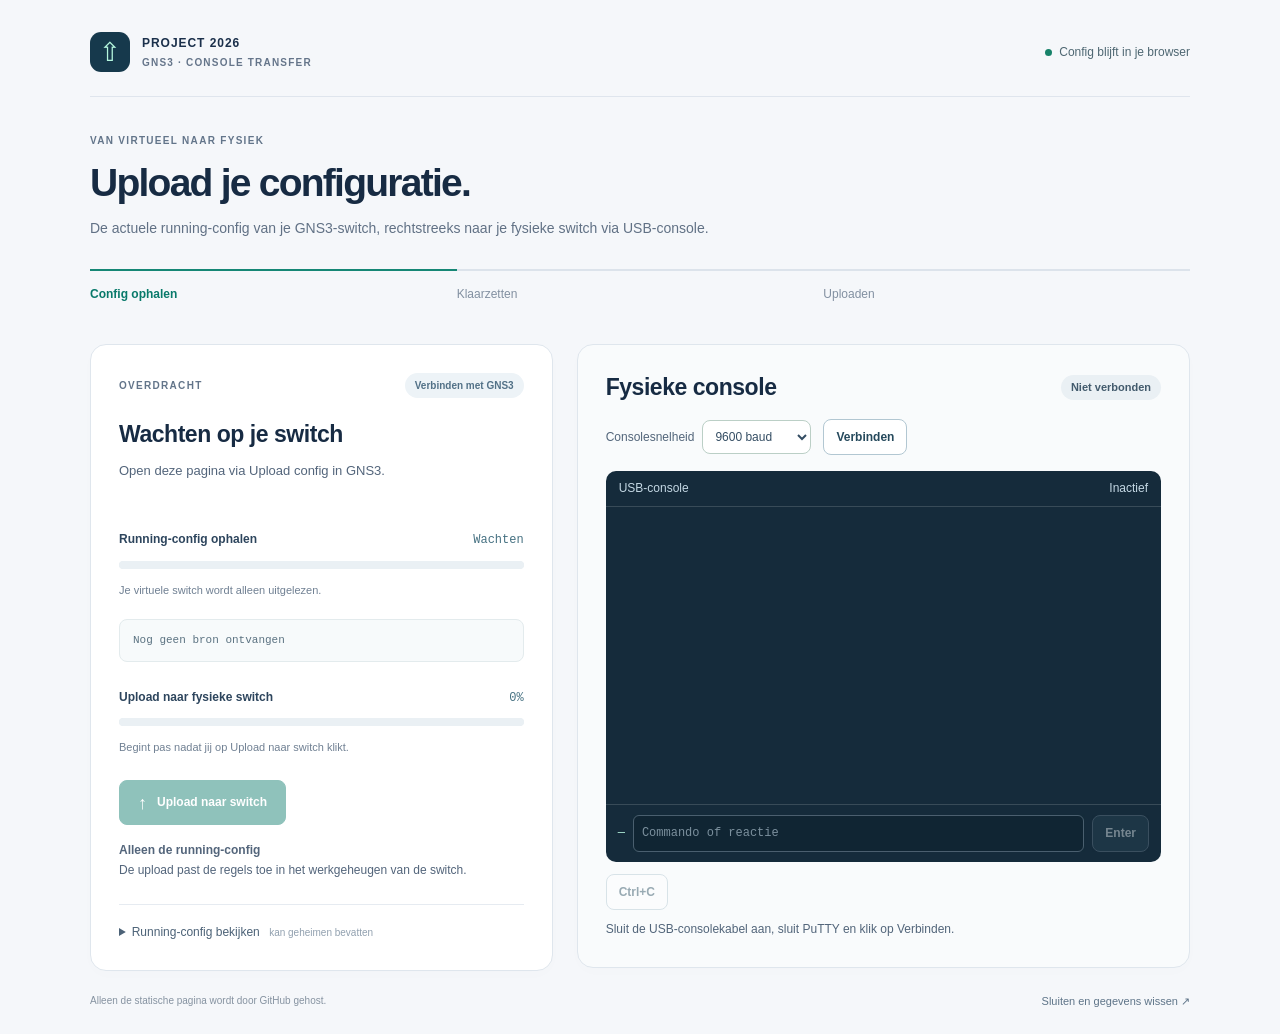
<file: index.html>
<!doctype html>
<html lang="nl"><head><meta charset="utf-8"><meta http-equiv="Content-Security-Policy" content="default-src 'none'; script-src 'self'; style-src 'self'; connect-src 'none'; img-src 'self'; object-src 'none'; base-uri 'none'; form-action 'none'"><meta name="referrer" content="no-referrer"><meta name="viewport" content="width=device-width,initial-scale=1"><title>Upload config · Project 2026</title><link rel="stylesheet" href="style.css?v=20261122-1"><script type="module" src="upload-page.mjs?v=20261123-5"></script></head>
<body><main class="upload-app" id="app" data-phase="waiting">
<header class="app-header"><a class="app-brand" href="./upload.html"><span class="brand-icon" aria-hidden="true">⇧</span><span>PROJECT 2026<small>GNS3 · CONSOLE TRANSFER</small></span></a><span class="connection-pill"><span></span> Config blijft in je browser</span></header>
<section class="page-heading"><p class="eyebrow">VAN VIRTUEEL NAAR FYSIEK</p><h1>Upload je configuratie.</h1><p class="intro">De actuele running-config van je GNS3-switch, rechtstreeks naar je fysieke switch via USB-console.</p></section>
<ol class="stepper" aria-label="Voortgang"><li id="step-fetch" aria-current="step">Config ophalen</li><li id="step-ready">Klaarzetten</li><li id="step-upload">Uploaden</li></ol>
<div class="transfer-layout"><section class="transfer-card" aria-label="Overdracht"><div class="card-heading"><span class="eyebrow">OVERDRACHT</span><span id="phase-badge" class="phase-badge">Verbinden met GNS3</span></div><h2 id="name">Wachten op je switch</h2><p id="status" role="status" aria-live="polite">Open deze pagina via Upload config in GNS3.</p>
<div class="save-control" id="save-control" hidden>
<label class="save-option"><input id="hide-save-commands" type="checkbox" checked autocomplete="off" aria-controls="config" aria-describedby="save-upload-note"> Opslagopdrachten uit de config filteren</label>
<p id="save-upload-note" class="progress-note" aria-live="polite"></p>
</div>
<div class="save-control" id="routing-control" hidden>
<label class="save-option"><input id="filter-no-ip-routing" type="checkbox" autocomplete="off" aria-controls="config" aria-describedby="routing-upload-note"><span>L2-switch: <code>no ip routing</code> weglaten</span></label>
<p id="routing-upload-note" class="progress-note" aria-live="polite"></p>
</div>
<div class="save-control" id="catalyst2960-control" hidden>
<label class="save-option"><input id="catalyst2960-profile" type="checkbox" autocomplete="off" aria-controls="config" aria-describedby="catalyst2960-note"> Catalyst 2960-24TT-L met IOS 15.0 SE</label>
<p id="catalyst2960-note" class="progress-note" aria-live="polite"></p>
</div>
<div class="save-control" id="snmp-control" hidden>
<label class="save-option"><input id="snmp-profile" type="checkbox" autocomplete="off" aria-controls="snmp-credentials" aria-describedby="snmp-note"> SNMP profiel</label>
<p id="snmp-note" class="progress-note" aria-live="polite"></p>
<div id="snmp-credentials" hidden>
  <p class="progress-note"><label for="snmp-auth">SNMPv3-authenticatiesleutel</label><br><input id="snmp-auth" type="password" size="18" autocomplete="new-password" spellcheck="false" aria-describedby="snmp-note"></p>
  <p class="progress-note"><label for="snmp-priv">SNMPv3-encryptiesleutel</label><br><input id="snmp-priv" type="password" size="18" autocomplete="new-password" spellcheck="false" aria-describedby="snmp-note"></p>
</div>
<details class="config-details" id="snmp-details" hidden><summary>SNMP-regels bekijken <span>sleutels afgeschermd</span></summary><pre id="snmp-preview" tabindex="0" aria-label="SNMP-configuratieregels"></pre></details>
</div>
<div class="progress-block"><div class="progress-title"><label for="fetch-progress">Running-config ophalen</label><span id="fetch-value">Wachten</span></div><progress id="fetch-progress" max="100" value="0" aria-label="Voortgang ophalen"></progress><p id="fetch-note" class="progress-note">Je virtuele switch wordt alleen uitgelezen.</p></div>
<div class="config-facts" id="detail">Nog geen bron ontvangen</div>
<p id="source-freshness" class="progress-note" hidden>Ontvangen op deze pagina om <time id="received-at"></time> · <span id="source-age"></span></p>
<div class="progress-block upload-block"><div class="progress-title"><label for="upload-progress">Upload naar fysieke switch</label><span id="upload-value">0%</span></div><progress id="upload-progress" max="100" value="0" aria-label="Voortgang uploaden"></progress><p id="upload-note" class="progress-note">Begint pas nadat jij op Upload naar switch klikt.</p></div>
<div class="actions"><button id="send" disabled><span aria-hidden="true">↑</span> Upload naar switch</button><button id="stop" class="secondary danger" hidden>Upload stoppen</button></div><p id="browser-note" class="progress-note"></p>
<div class="save-note"><strong id="destination-save-title">Alleen de running-config</strong><p id="destination-save-note">De upload past de regels toe in het werkgeheugen van de switch.</p></div>
<details class="config-details" id="config-details"><summary>Running-config bekijken <span>kan geheimen bevatten</span></summary><pre id="config"></pre></details></section>
<section class="console-panel" aria-labelledby="console-title">
  <div class="console-heading">
    <h2 id="console-title">Fysieke console</h2>
    <span id="console-state" class="console-state">Niet verbonden</span>
  </div>
  <div class="console-connection">
    <label for="baud">Consolesnelheid
      <select id="baud"><option value="9600">9600 baud</option><option value="115200">115200 baud</option></select>
    </label>
    <button id="console-connect" class="secondary" type="button">Verbinden</button>
  </div>
  <div class="console-terminal">
    <div class="console-terminal-header"><span>USB-console</span><span id="console-mode">Inactief</span></div>
    <pre id="console-output" role="region" aria-label="Console-uitvoer" tabindex="0"></pre>
    <form id="console-form" class="console-command" aria-label="Console-invoer versturen">
      <span id="console-prompt" class="console-prompt">—</span>
      <label class="visually-hidden" for="console-input">Console-invoer</label>
      <input id="console-input" type="text" aria-describedby="console-prompt console-mode" placeholder="Commando of reactie" autocomplete="off" autocapitalize="off" spellcheck="false" disabled>
      <button id="console-enter" type="submit" disabled>Enter</button>
    </form>
  </div>
  <div class="console-shortcuts">
    <button id="console-more" class="secondary" type="button" hidden>Volgende pagina (spatie)</button>
    <button id="console-interrupt" class="secondary" type="button" aria-label="Opdracht onderbreken (Ctrl+C)" disabled>Ctrl+C</button>
  </div>
  <p id="console-message" class="console-message" role="status" aria-live="polite">Sluit de USB-consolekabel aan, sluit PuTTY en klik op Verbinden.</p>
</section>
</div>
<footer class="upload-footer"><span>Alleen de statische pagina wordt door GitHub gehost.</span><button id="cancel" class="text">Sluiten en gegevens wissen ↗</button></footer>
</main></body></html>
</file>
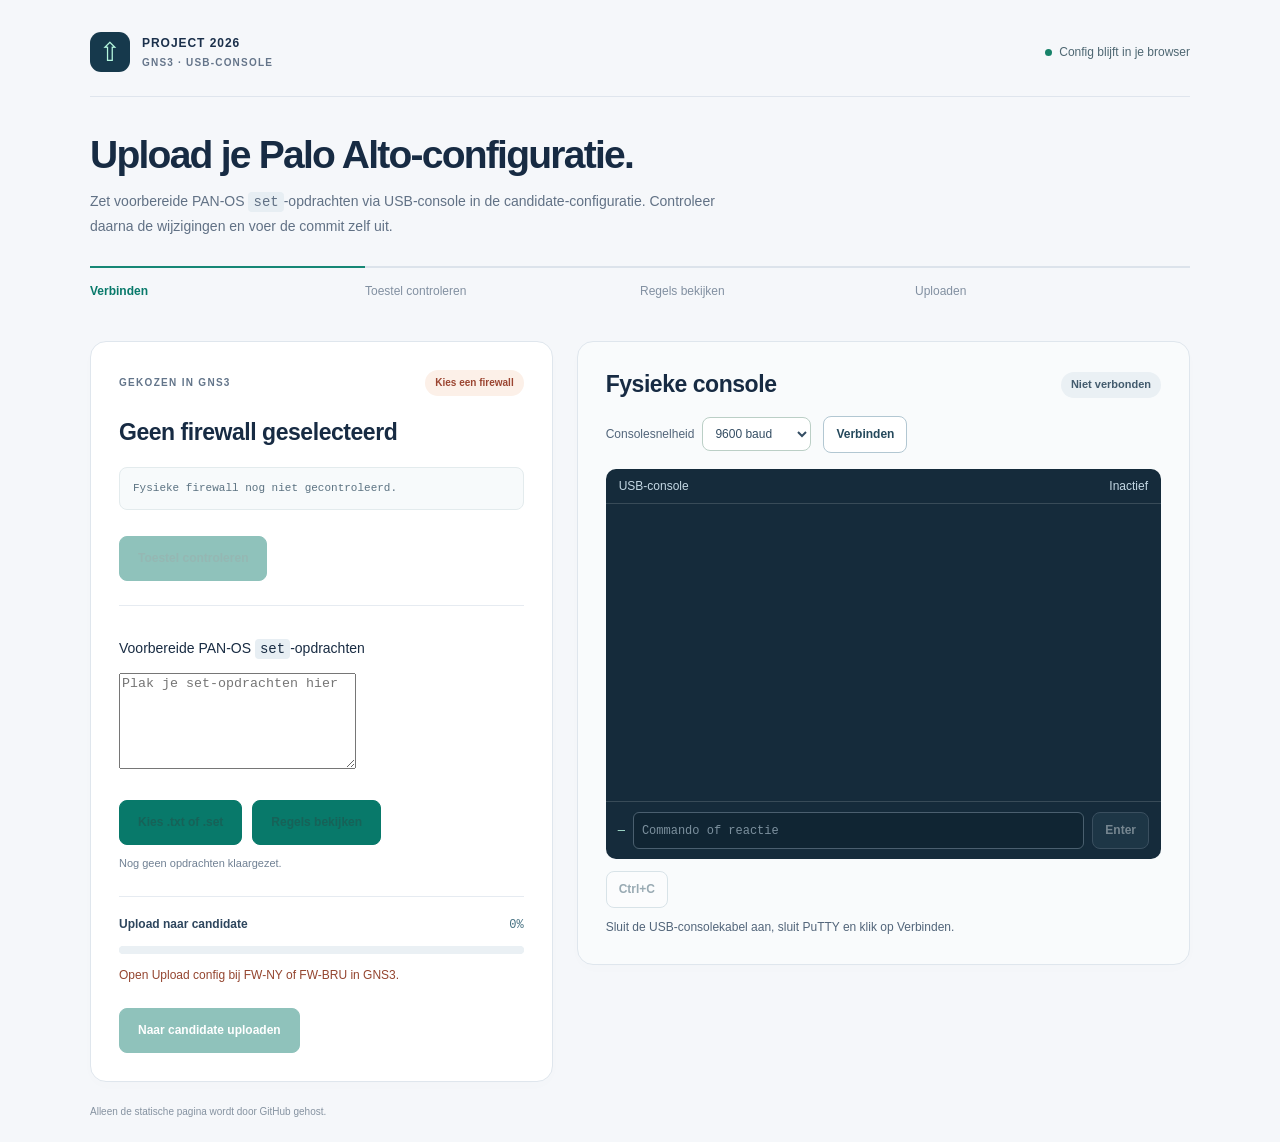
<file: palo-upload.html>
<!doctype html>
<html lang="nl">
<head>
  <meta charset="utf-8">
  <meta http-equiv="Content-Security-Policy" content="default-src 'none'; script-src 'self'; style-src 'self'; connect-src 'none'; img-src 'self'; object-src 'none'; base-uri 'none'; form-action 'none'">
  <meta name="referrer" content="no-referrer">
  <meta name="viewport" content="width=device-width,initial-scale=1">
  <title>Upload Palo Alto config · Project 2026</title>
  <link rel="stylesheet" href="style.css?v=20261128-rack-1">
  <script type="module" src="pan-upload-page.mjs?v=20261128-rack-1"></script>
</head>
<body>
<main class="upload-app" id="app" data-phase="waiting">
  <header class="app-header">
    <div class="app-brand"><span class="brand-icon" aria-hidden="true">⇧</span><span>PROJECT 2026<small>GNS3 · USB-CONSOLE</small></span></div>
    <span class="connection-pill"><span></span> Config blijft in je browser</span>
  </header>

  <section class="page-heading">
    <h1>Upload je Palo Alto-configuratie.</h1>
    <p class="intro">Zet voorbereide PAN-OS <code>set</code>-opdrachten via USB-console in de candidate-configuratie. Controleer daarna de wijzigingen en voer de commit zelf uit.</p>
  </section>

  <ol class="stepper" aria-label="Voortgang">
    <li id="step-connect" aria-current="step">Verbinden</li>
    <li id="step-check">Toestel controleren</li>
    <li id="step-prepare">Regels bekijken</li>
    <li id="step-upload">Uploaden</li>
  </ol>

  <div class="transfer-layout">
    <section class="transfer-card" aria-labelledby="targetDevice">
      <div class="card-heading"><span class="eyebrow">GEKOZEN IN GNS3</span><span id="phase-badge" class="phase-badge">Wacht op console</span></div>
      <h2 id="targetDevice">Geen firewall geselecteerd</h2>
      <div class="config-facts" id="physicalDevice" role="status">Fysieke firewall nog niet gecontroleerd.</div>
      <button id="checkDevice" class="secondary" type="button" disabled>Toestel controleren</button>

      <div class="config-details">
        <div class="save-control" id="panos101-control" hidden>
          <label class="save-option"><input id="panos101-profile" type="checkbox" autocomplete="off" aria-controls="configInput configPreview"> PA-440 met PAN-OS 10.1</label>
          <p id="panos101-note" class="progress-note" hidden>Het 10.1-profiel vraagt een nieuwe controle van deze cachekopie.</p>
        </div>
        <p><label for="configInput">Voorbereide PAN-OS <code>set</code>-opdrachten</label></p>
        <textarea id="configInput" rows="6" cols="27" autocomplete="off" autocapitalize="off" spellcheck="false" placeholder="Plak je set-opdrachten hier"></textarea>
        <input id="configFile" type="file" accept=".txt,.set" aria-label="Lokaal PAN-OS-bestand" hidden>
        <div class="actions">
          <button id="chooseFile" class="secondary" type="button">Kies .txt of .set</button>
          <button id="prepareConfig" class="secondary" type="button">Regels bekijken</button>
        </div>
        <p id="cacheSource" class="progress-note" role="status" hidden></p>
        <p id="configCount" class="progress-note" role="status">Nog geen opdrachten klaargezet.</p>
        <pre id="configPreview" tabindex="0" aria-label="Klaargezette PAN-OS-opdrachten" hidden></pre>
      </div>

      <div class="config-details">
        <div class="progress-title"><label for="uploadProgress">Upload naar candidate</label><span id="uploadValue">0%</span></div>
        <progress id="uploadProgress" max="100" value="0"></progress>
        <p id="uploadStatus" class="console-message" role="status">Controleer het toestel en bekijk de voorbereide regels.</p>
        <div class="actions">
          <button id="upload" type="button" disabled>Naar candidate uploaden</button>
          <button id="stop" class="secondary danger" type="button" hidden>Upload stoppen</button>
        </div>
      </div>
    </section>

    <section class="console-panel" aria-labelledby="console-title">
      <div class="console-heading">
        <h2 id="console-title">Fysieke console</h2>
        <span id="console-state" class="console-state">Niet verbonden</span>
      </div>
      <div class="console-connection">
        <label for="baud">Consolesnelheid
          <select id="baud"><option value="9600">9600 baud</option><option value="115200">115200 baud</option></select>
        </label>
        <button id="console-connect" class="secondary" type="button" disabled>Verbinden</button>
      </div>
      <div class="console-terminal">
        <div class="console-terminal-header"><span>USB-console</span><span id="console-mode">Inactief</span></div>
        <pre id="console-output" role="region" aria-label="Console-uitvoer" tabindex="0"></pre>
        <form id="console-form" class="console-command" aria-label="Console-invoer versturen">
          <span id="console-prompt" class="console-prompt">—</span>
          <label class="visually-hidden" for="console-input">Console-invoer</label>
          <input id="console-input" type="text" aria-describedby="console-prompt console-mode" placeholder="Commando of reactie" autocomplete="off" autocapitalize="off" spellcheck="false" disabled>
          <button id="console-enter" type="submit" disabled>Enter</button>
        </form>
      </div>
      <div class="console-shortcuts">
        <button id="console-more" class="secondary" type="button" hidden>Volgende pagina (spatie)</button>
        <button id="console-interrupt" class="secondary" type="button" aria-label="Opdracht onderbreken (Ctrl+C)" disabled>Ctrl+C</button>
      </div>
      <p id="console-message" class="console-message" role="status">Sluit de USB-consolekabel aan, sluit PuTTY en klik op Verbinden.</p>
    </section>
  </div>
  <footer class="upload-footer"><span>Alleen de statische pagina wordt door GitHub gehost.</span></footer>
</main>
</body>
</html>
</file>
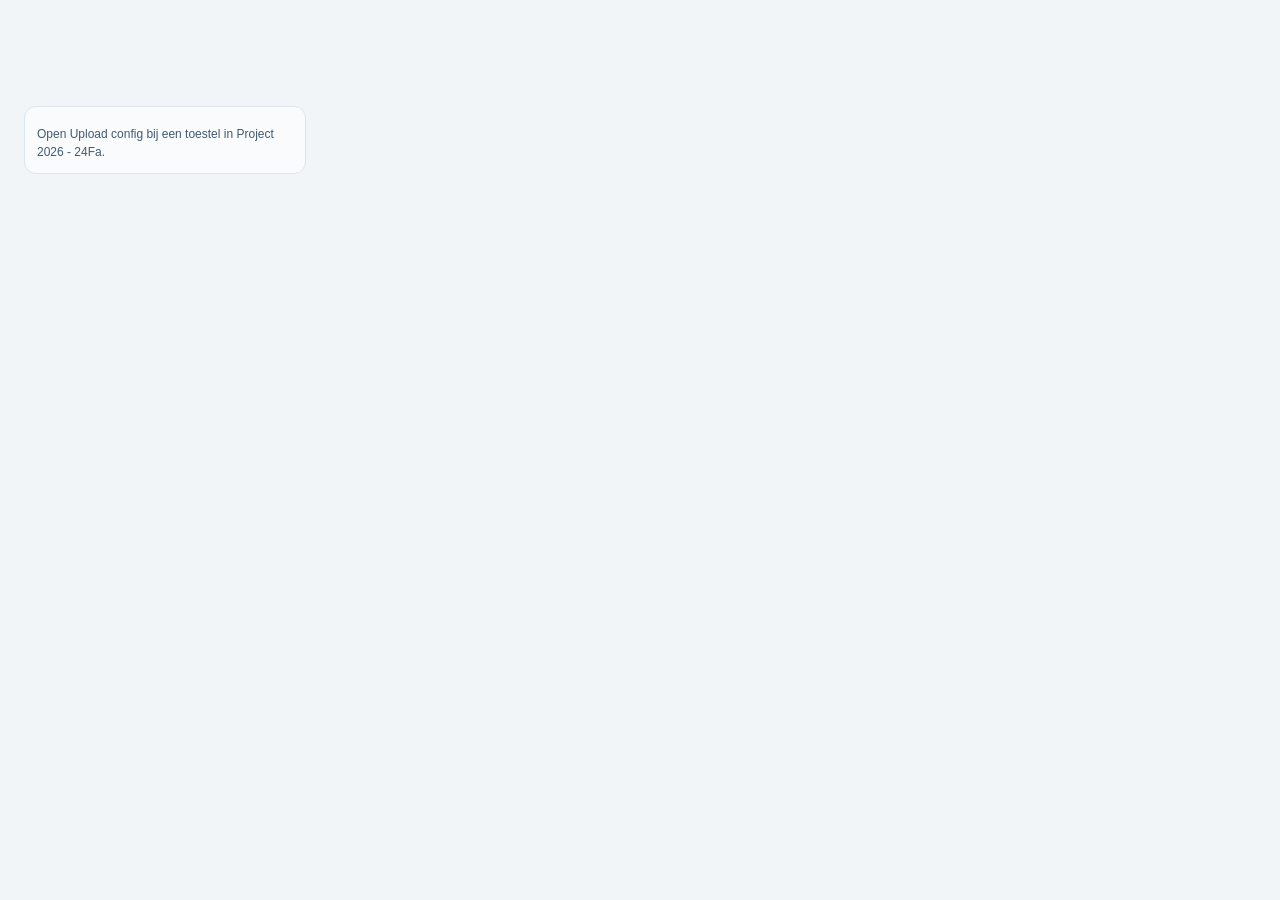
<file: rack-upload.html>
<!doctype html>
<html lang="nl">
<head>
  <meta charset="utf-8">
  <meta name="viewport" content="width=device-width,initial-scale=1">
  <meta name="referrer" content="no-referrer">
  <meta http-equiv="Content-Security-Policy" content="default-src 'none'; script-src 'self'; style-src 'self'; img-src data:; frame-src 'self'; object-src 'none'; base-uri 'none'; form-action 'none'">
  <title>Upload config · Project 2026 - 24Fa</title>
  <link rel="stylesheet" href="rack-upload.css?v=20261128-1">
  <script type="module" src="rack-upload.mjs?v=20261128-1"></script>
</head>
<body>
  <main class="rack-layout">
    <aside class="rack-sidebar" aria-labelledby="rack-title">
      <h1 id="rack-title" class="visually-hidden">Fysiek rack van 24Fa</h1>
      <div class="rack-picture" id="rack-picture" hidden>
        <div class="rack-full-image">
          <img id="rack-image" alt="Fysiek rack van 24Fa">
          <div id="rack-devices" role="group" aria-label="Uploadbaar racktoestel kiezen"></div>
        </div>
      </div>
      <p id="rack-status" role="status">Wachten op GNS3…</p>
      <button id="use-previous" type="button" hidden>Vorige kopie gebruiken</button>
    </aside>
    <section id="rack-panel" aria-label="Configuratie en fysieke console"></section>
  </main>
</body>
</html>
</file>
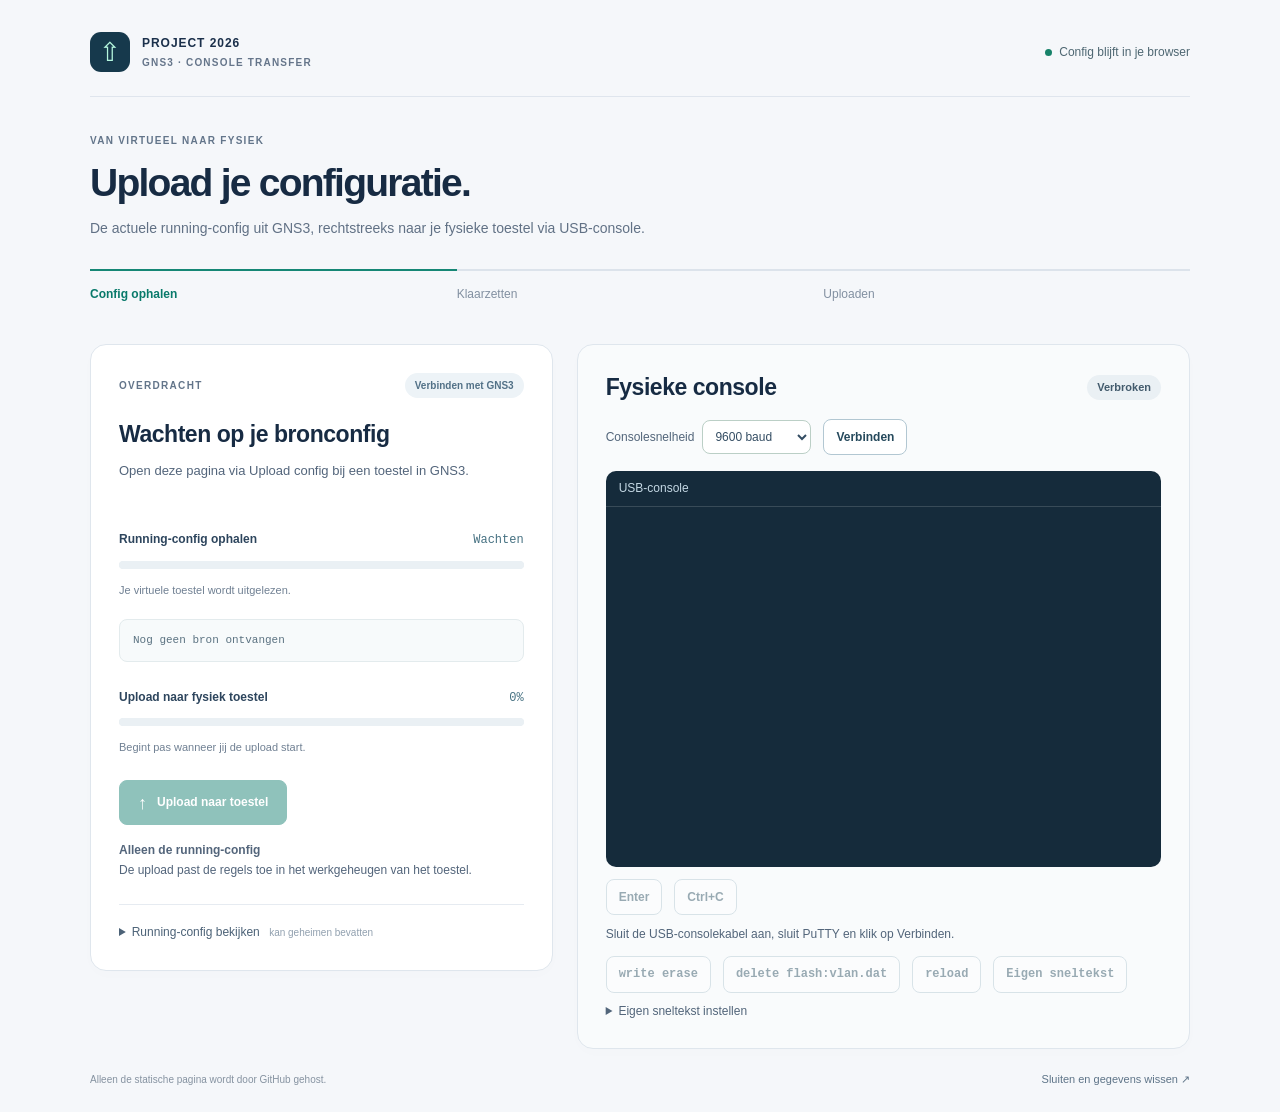
<file: upload.html>
<!doctype html>
<html lang="nl"><head><meta charset="utf-8"><meta http-equiv="Content-Security-Policy" content="default-src 'none'; script-src 'self'; style-src 'self'; connect-src 'none'; img-src 'self'; object-src 'none'; base-uri 'none'; form-action 'none'"><meta name="referrer" content="no-referrer"><meta name="viewport" content="width=device-width,initial-scale=1"><title>Upload config · Project 2026</title><link rel="stylesheet" href="style.css?v=20261128-rack-1"><script type="module" src="upload-page.mjs?v=20261128-rack-1"></script></head>
<body><main class="upload-app" id="app" data-phase="waiting">
<header class="app-header"><a class="app-brand" href="./upload.html"><span class="brand-icon" aria-hidden="true">⇧</span><span>PROJECT 2026<small>GNS3 · CONSOLE TRANSFER</small></span></a><span class="connection-pill"><span></span> Config blijft in je browser</span></header>
<section class="page-heading"><p class="eyebrow">VAN VIRTUEEL NAAR FYSIEK</p><h1>Upload je configuratie.</h1><p class="intro" id="source-intro">De actuele running-config uit GNS3, rechtstreeks naar je fysieke toestel via USB-console.</p></section>
<ol class="stepper" aria-label="Voortgang"><li id="step-fetch" aria-current="step">Config ophalen</li><li id="step-ready">Klaarzetten</li><li id="step-upload">Uploaden</li></ol>
<div class="transfer-layout"><section class="transfer-card" aria-label="Overdracht"><div class="card-heading"><span class="eyebrow">OVERDRACHT</span><span id="phase-badge" class="phase-badge">Verbinden met GNS3</span></div><h2 id="name">Wachten op je bronconfig</h2><p id="status" role="status" aria-live="polite">Open deze pagina via Upload config in GNS3.</p>
<div class="save-control" id="save-control" hidden>
<label class="save-option"><input id="hide-save-commands" type="checkbox" checked autocomplete="off" aria-controls="config" aria-describedby="save-upload-note"> Opslagopdrachten uit de config filteren</label>
<p id="save-upload-note" class="progress-note" aria-live="polite"></p>
</div>
<div class="save-control" id="routing-control" hidden>
<label class="save-option"><input id="filter-no-ip-routing" type="checkbox" autocomplete="off" aria-controls="config" aria-describedby="routing-upload-note"><span>L2-switch: <code>no ip routing</code> weglaten</span></label>
<p id="routing-upload-note" class="progress-note" aria-live="polite"></p>
</div>
<div class="save-control" id="catalyst2960-control" hidden>
<label class="save-option"><input id="catalyst2960-profile" type="checkbox" autocomplete="off" aria-controls="config" aria-describedby="catalyst2960-note"> Catalyst 2960-24TT-L / 24TC-L met IOS 15.0(2)SE</label>
<p id="catalyst2960-note" class="progress-note" aria-live="polite"></p>
</div>
<div class="save-control" id="c8200l-control" hidden>
<label class="save-option"><input id="c8200l-profile" type="checkbox" autocomplete="off" aria-controls="config" aria-describedby="c8200l-note"> C8200L-1N-4T met IOS XE 17.12</label>
<p id="c8200l-note" class="progress-note" aria-live="polite"></p>
</div>
<div class="save-control" id="rack4-core-control" hidden>
<label class="save-option"><input id="rack4-core-profile" type="checkbox" autocomplete="off" aria-controls="config" aria-describedby="rack4-core-note"> Rack 4 · 48-poorts L3-core</label>
<p id="rack4-core-note" class="progress-note" aria-live="polite"></p>
</div>
<div class="save-control" id="snmp-control" hidden>
<label class="save-option"><input id="snmp-profile" type="checkbox" autocomplete="off" aria-controls="snmp-credentials" aria-describedby="snmp-note"> SNMP profiel</label>
<p id="snmp-note" class="progress-note" aria-live="polite"></p>
<div id="snmp-credentials" hidden>
  <p class="progress-note"><label for="snmp-auth">SNMPv3-authenticatiesleutel</label><br><input id="snmp-auth" type="text" size="18" autocomplete="off" autocapitalize="off" spellcheck="false" aria-describedby="snmp-note"></p>
  <p class="progress-note"><label for="snmp-priv">SNMPv3-encryptiesleutel</label><br><input id="snmp-priv" type="text" size="18" autocomplete="off" autocapitalize="off" spellcheck="false" aria-describedby="snmp-note"></p>
</div>
<details class="config-details" id="snmp-details" hidden><summary>SNMP-regels bekijken</summary><pre id="snmp-preview" tabindex="0" aria-label="SNMP-configuratieregels"></pre></details>
</div>
<div class="progress-block"><div class="progress-title"><label id="fetch-label" for="fetch-progress">Running-config ophalen</label><span id="fetch-value">Wachten</span></div><progress id="fetch-progress" max="100" value="0" aria-label="Voortgang ophalen"></progress><p id="fetch-note" class="progress-note">Je virtuele toestel wordt uitgelezen.</p></div>
<div class="config-facts" id="detail">Nog geen bron ontvangen</div>
<p id="source-freshness" class="progress-note" hidden>Ontvangen op deze pagina om <time id="received-at"></time> · <span id="source-age"></span></p>
<div class="progress-block upload-block"><div class="progress-title"><label id="upload-destination" for="upload-progress">Upload naar fysiek toestel</label><span id="upload-value">0%</span></div><progress id="upload-progress" max="100" value="0" aria-label="Voortgang uploaden"></progress><p id="upload-note" class="progress-note">Begint pas wanneer jij de upload start.</p></div>
<div class="actions"><button id="send" disabled><span aria-hidden="true">↑</span> <span id="send-label">Upload naar toestel</span></button><button id="stop" class="secondary danger" hidden>Upload stoppen</button></div><p id="browser-note" class="progress-note"></p>
<div class="save-note"><strong id="destination-save-title">Alleen de running-config</strong><p id="destination-save-note">De upload past de regels toe in het werkgeheugen van het toestel.</p></div>
<details class="config-details" id="config-details"><summary>Running-config bekijken <span>kan geheimen bevatten</span></summary><pre id="config"></pre></details></section>
<section class="console-panel" aria-labelledby="console-title">
  <div class="console-heading">
    <h2 id="console-title">Fysieke console</h2>
    <span id="console-state" class="console-state">Niet verbonden</span>
  </div>
  <div class="console-connection">
    <label for="baud">Consolesnelheid
      <select id="baud"><option value="9600">9600 baud</option><option value="115200">115200 baud</option></select>
    </label>
    <button id="console-connect" class="secondary" type="button">Verbinden</button>
  </div>
  <div class="console-terminal">
    <div class="console-terminal-header"><span>USB-console</span><span id="console-mode">Inactief</span></div>
    <div id="console-screen" class="console-screen">
      <pre id="console-output" role="region" aria-label="Console-uitvoer" tabindex="0"></pre>
      <form id="console-form" class="console-command" aria-label="Console-invoer versturen" hidden>
        <span id="console-prompt" class="console-prompt">—</span>
        <label class="visually-hidden" for="console-input">Console-invoer</label>
        <input id="console-input" type="text" aria-describedby="console-prompt console-mode" placeholder="Commando of reactie" autocomplete="off" autocapitalize="off" spellcheck="false" disabled>
      </form>
    </div>
  </div>
  <div class="console-shortcuts">
    <button id="console-enter" class="secondary" type="button" disabled>Enter</button>
    <button id="console-more" class="secondary" type="button" hidden>Volgende pagina (spatie)</button>
    <button id="console-interrupt" class="secondary" type="button" aria-label="Opdracht onderbreken (Ctrl+C)" disabled>Ctrl+C</button>
  </div>
  <p id="console-message" class="console-message" role="status" aria-live="polite">Sluit de USB-consolekabel aan, sluit PuTTY en klik op Verbinden.</p>
  <div class="console-shortcuts" role="group" aria-label="Snelteksten voor de console">
    <button class="secondary" type="button" data-console-text="write erase" disabled>write erase</button>
    <button class="secondary" type="button" data-console-text="delete flash:vlan.dat" disabled>delete flash:vlan.dat</button>
    <button class="secondary" type="button" data-console-text="reload" disabled>reload</button>
    <button id="console-personal-shortcut" class="secondary" type="button" disabled>Eigen sneltekst</button>
  </div>
  <details class="console-personal-settings">
    <summary>Eigen sneltekst instellen</summary>
    <form id="console-personal-form" autocomplete="off">
      <label for="console-personal-text">Persoonlijke tekst
        <input id="console-personal-text" type="text" autocomplete="off" autocapitalize="off" spellcheck="false">
      </label>
      <button type="submit" class="secondary">Bewaren</button>
    </form>
    <p id="console-personal-result" class="progress-note" role="status">Laat het veld leeg en kies Bewaren om je sneltekst te wissen.</p>
  </details>
</section>
</div>
<footer class="upload-footer"><span>Alleen de statische pagina wordt door GitHub gehost.</span><button id="cancel" class="text">Sluiten en gegevens wissen ↗</button></footer>
</main></body></html>
</file>
<file: style.css>
:root{font:16px/1.55 'Segoe UI',Arial,sans-serif;color:#173338;background:#f2f6f4;--accent:#087c70}*{box-sizing:border-box}body{margin:0}main{max-width:1020px;margin:auto;padding:36px 30px}header{display:flex;justify-content:space-between;align-items:center;gap:16px}.brand,.eyebrow{font-size:12px;font-weight:700;letter-spacing:.11em;color:#46736b}.badge{font-size:12px;background:#fff1cf;color:#795a14;padding:5px 11px;border-radius:20px}h1{font-size:36px;letter-spacing:-.035em;margin:26px 0 6px;line-height:1.15}h2{font-size:21px;line-height:1.3;margin:10px 0}p{margin:12px 0}.lead{color:#56716c;font-size:17px;margin-bottom:28px}nav{display:flex;border-bottom:1px solid #ccdcd6;margin-bottom:22px}nav span{flex:1;padding:12px 4px;color:#607670;font-weight:600;font-size:14px}nav [aria-current]{color:var(--accent);border-bottom:3px solid var(--accent)}aside{padding:13px 18px;background:#e0eeea;border-radius:10px;margin-bottom:20px}.columns{display:grid;grid-template-columns:1fr 1fr;gap:20px}.card{background:white;border:1px solid #d8e3de;border-radius:16px;padding:24px;box-shadow:0 4px 20px #193b3005}.apply{margin-top:20px}.actions{display:flex;gap:12px;align-items:center;flex-wrap:wrap;margin-top:20px}button,select{font:inherit;border-radius:8px}button{background:var(--accent);color:#fff;border:1px solid var(--accent);padding:10px 16px;font-weight:600;cursor:pointer}button.secondary{background:#fff;color:#176258;border-color:#a6c8be}button.text{background:transparent;color:#426b64;border:0;padding:10px 0;font-weight:400}button:disabled{opacity:.4;cursor:not-allowed}button:hover:enabled{filter:brightness(.94)}button:focus-visible,summary:focus-visible,input:focus-visible,select:focus-visible{outline:3px solid #edb93c;outline-offset:4px}.muted,footer{color:#657c75;font-size:13px}details{margin-top:16px}summary{cursor:pointer;color:#2f6c60}dl{display:grid;grid-template-columns:110px 1fr;gap:8px;font-size:14px}dt{color:#70827c}dd{margin:0;overflow-wrap:anywhere}.check{display:flex;align-items:flex-start;gap:8px;margin-top:14px;font-size:14px}.check input{margin:5px 0 0;accent-color:var(--accent)}select{border:1px solid #bbcfc6;background:white;padding:6px;max-width:100%}label{font-size:14px}.options{padding-top:12px;border-top:1px solid #e4ece7}progress{display:block;width:100%;height:10px;accent-color:var(--accent);margin-top:24px}pre{white-space:pre-wrap;overflow-wrap:anywhere;background:#163d38;color:#d9f3e8;border-radius:8px;padding:18px;font:13px/1.6 Consolas,monospace;max-height:300px;overflow:auto}footer{padding:24px 0}.launcher{max-width:720px;padding-top:70px}.launcher h1{font-size:46px}.launcher .card{margin-top:32px}.error{color:#a43125}#result{min-height:28px}#portStatus,#checkStatus{font-size:14px}@media(max-width:650px){main{padding:22px 16px}.columns{grid-template-columns:1fr}h1{font-size:30px}.launcher h1{font-size:36px}header{align-items:flex-start;flex-wrap:wrap}.card{padding:20px}nav span{font-size:12px}dl{grid-template-columns:100px 1fr}}

/* Console upload workspace */
body:has(.upload-app){background:#f5f7fa;color:#192c43}.upload-app{max-width:1180px;padding:32px 40px 24px}.upload-app .app-header{border-bottom:1px solid #dfe5ed;padding-bottom:24px}.app-brand{display:flex;align-items:center;gap:12px;text-decoration:none;color:#1b304b;font-size:12px;font-weight:800;letter-spacing:.08em}.app-brand small{display:block;margin-top:2px;color:#65758a;font-size:10px;letter-spacing:.12em}.brand-icon{display:grid;place-items:center;width:40px;height:40px;background:#16394c;color:#b5f7de;border-radius:11px;font-size:26px;font-weight:500}.connection-pill{display:flex;align-items:center;gap:7px;font-size:12px;color:#4e6772}.connection-pill>span{width:7px;height:7px;background:#178269;border-radius:50%}.upload-app .page-heading{margin:36px 0 28px}.upload-app .eyebrow{color:#63758a;font-size:10px;letter-spacing:.13em;font-weight:700}.upload-app h1{font-size:39px;letter-spacing:-.045em;margin:10px 0 12px;font-weight:700;color:#172b43}.upload-app .intro{font-size:14px;color:#617185;max-width:650px;line-height:1.7}.stepper{list-style:none;display:flex;padding:0;margin:0 0 26px;gap:0}.stepper li{flex:1;display:flex;align-items:center;gap:10px;color:#8290a1;font-size:12px;padding:14px 0;border-top:2px solid #dce3eb}.stepper li[aria-current]{color:#08796a;border-color:#168775;font-weight:700}.transfer-layout{display:grid;grid-template-columns:minmax(0,.86fr) minmax(0,1.14fr);gap:24px;align-items:start}.transfer-card,.console-panel{background:#fff;border:1px solid #dfe6ed;border-radius:16px;padding:28px;box-shadow:0 4px 15px #233b5803}.transfer-card,.console-panel{min-width:0}.card-heading{display:flex;justify-content:space-between;align-items:center;gap:10px;margin-bottom:22px}.phase-badge{font-size:10px;font-weight:600;color:#527187;background:#edf3f7;border-radius:20px;padding:5px 10px}.upload-app h2{font-size:23px;color:#172b43;letter-spacing:-.02em;margin:0 0 10px}.upload-app #status{font-size:13px;color:#53657b;line-height:1.7;min-height:44px;margin:0 0 26px}.progress-title{display:flex;justify-content:space-between;align-items:baseline;gap:12px;font-size:12px;font-weight:600;color:#2d455d}.progress-title label{font-size:12px}.progress-title span{font:12px Consolas,monospace;color:#467182}.upload-app progress{height:8px;border:0;border-radius:20px;overflow:hidden;appearance:none;margin:12px 0;background:#eaf0f4;accent-color:#168775}.upload-app progress::-webkit-progress-bar{background:#eaf0f4;border-radius:20px}.upload-app progress::-webkit-progress-value{background:#168775;border-radius:20px;transition:width .18s}.upload-app progress::-moz-progress-bar{background:#168775;border-radius:20px}.upload-app progress:indeterminate{background:linear-gradient(90deg,#eaf0f4 20%,#65b8a6 50%,#eaf0f4 80%);background-size:200% 100%;animation:loading-bar 1.7s ease-in-out infinite}.upload-app progress:indeterminate::-webkit-progress-bar{background:transparent}.progress-note{font-size:11px;line-height:1.65;color:#708093;margin:9px 0 0}.config-facts{font:11px/1.7 Consolas,monospace;overflow-wrap:anywhere;color:#5b7281;border:1px solid #e3ebed;background:#f7fafb;padding:11px 13px;border-radius:8px;margin:20px 0 26px}.upload-block{padding-top:0}.upload-app .actions{margin-top:24px;gap:10px}.upload-app button{font-size:12px;padding:12px 18px;border-radius:8px;background:#08796a;border-color:#08796a}.upload-app #send{display:flex;gap:10px;align-items:center}.upload-app #send>span[aria-hidden="true"]{font-size:18px;line-height:1}.upload-app button:disabled{opacity:.45}.upload-app button.danger{background:#fff;border-color:#d6a6a6;color:#9e3333}.upload-app [hidden]{display:none!important}.upload-app .text{background:none;border:0;color:#5e7488;padding:0;font-size:11px;font-weight:400}.config-details{border-top:1px solid #e6ebf1;padding-top:18px;margin-top:24px}.config-details summary{font-size:12px;color:#4c6277}.config-details summary span{color:#91a0af;font-size:10px;margin-left:6px}.upload-app pre{background:#152b3b;color:#d6e6e7;font-size:11px;line-height:1.7;border-radius:8px;margin:14px 0 0}.upload-app code{background:#e7eef3;padding:2px 5px;border-radius:4px}.upload-footer{display:flex;justify-content:space-between;align-items:center;gap:14px;margin-top:22px;font-size:10px;color:#8693a1;padding:0}.upload-app[data-phase="done"] .phase-badge,.upload-app[data-phase="ready"] .phase-badge{color:#08796a;background:#e8f5ef}.upload-app[data-phase="error"] .phase-badge,.upload-app[data-phase="stopped"] .phase-badge{color:#9b4531;background:#fcf0e8}.upload-app[data-phase="error"] #status,.upload-app[data-phase="stopped"] #status{color:#94452f}@keyframes loading-bar{to{background-position:-200% 0}}@media(prefers-reduced-motion:reduce){.upload-app progress:indeterminate{animation:none}.upload-app progress::-webkit-progress-value{transition:none}}@media(max-width:850px){.transfer-layout{gap:16px}.upload-app{padding:26px 24px}.transfer-card,.console-panel{padding:22px}}@media(max-width:760px){.upload-app{padding:22px 18px}.upload-app .app-header{gap:14px}.connection-pill{font-size:10px}.upload-app h1{font-size:31px}.upload-app .page-heading{margin:28px 0 24px}.upload-app .intro{font-size:13px}.transfer-layout{grid-template-columns:minmax(0,1fr)}.transfer-card,.console-panel{padding:22px 20px}.stepper li{font-size:10px;gap:6px}.upload-footer{align-items:flex-start;flex-direction:column;gap:12px}.card-heading{gap:8px}.phase-badge{font-size:9px}.config-details summary span{display:block;margin-left:14px;margin-top:5px}}

.upload-app #source-freshness{margin:-17px 0 24px;font-size:10px;color:#708093}.upload-app #received-at{font-variant-numeric:tabular-nums}

.upload-app #fetch-progress::-webkit-progress-value{transition:none}

.save-control{margin:-12px 0 18px;padding:10px 13px;border:1px solid #e3ebed;border-radius:8px;background:#f7fafb}
.save-option{display:flex;align-items:center;gap:8px;font-size:13px;font-weight:600;color:#2d455d;cursor:pointer}
.save-option input{width:16px;height:16px;margin:0;flex:none;accent-color:#08796a}
.save-control .progress-note{margin:4px 0 0 24px}

/* Physical console */
.console-panel {
  background: #f9fbfc;
}

.console-heading,
.console-connection,
.console-terminal-header,
.console-shortcuts {
  display: flex;
  align-items: center;
  flex-wrap: wrap;
  gap: 8px 12px;
}

.console-heading,
.console-terminal-header {
  justify-content: space-between;
}

.console-heading h2 {
  margin: 0;
}

.console-state {
  padding: 4px 10px;
  border-radius: 20px;
  background: #eaf0f4;
  color: #435b6d;
  font-size: 11px;
  font-weight: 600;
}

.upload-app[data-port-state="open"] .console-state {
  background: #e8f5ef;
  color: #086757;
}

.console-connection {
  margin: 16px 0;
}

.console-connection label {
  display: flex;
  align-items: center;
  flex-wrap: wrap;
  gap: 8px;
  color: #52657a;
  font-size: 12px;
}

.console-connection select {
  padding: 8px;
  color: #344d63;
  font-variant-numeric: tabular-nums;
}

.upload-app .console-panel button.secondary {
  padding: 8px 12px;
  border-color: #b2c7d2;
  background: #fff;
  color: #25495c;
}

.console-terminal {
  overflow: hidden;
  border-radius: 10px;
  background: #152b3b;
  color: #deedf2;
  color-scheme: dark;
}

.console-terminal-header {
  padding: 8px 13px;
  border-bottom: 1px solid #ffffff26;
  font-size: 12px;
  color: #c4d8e4;
}

.upload-app #console-output {
  height: clamp(210px, 33vh, 340px);
  max-height: none;
  margin: 0;
  padding: 12px 13px;
  border-radius: 0;
  overflow: auto;
  color: #deedf2;
  font: 12px/1.6 Consolas, 'Courier New', monospace;
  white-space: pre;
  overflow-wrap: normal;
}

#console-output:focus-visible {
  outline: 2px solid #edb93c;
  outline-offset: -3px;
}

.console-command {
  display: grid;
  grid-template-columns: fit-content(35%) minmax(0, 1fr) auto;
  align-items: center;
  gap: 8px;
  padding: 10px 12px;
  border-top: 1px solid #ffffff26;
}

.console-prompt,
.console-command input {
  font: 12px/1.5 Consolas, 'Courier New', monospace;
}

.console-prompt {
  overflow-wrap: anywhere;
  color: #aee9d5;
}

.console-command input {
  width: 100%;
  min-width: 0;
  min-height: 37px;
  padding: 6px 8px;
  border: 1px solid #687c8c;
  border-radius: 6px;
  background: #0e2230;
  color: #edf6f8;
}

.console-command input::placeholder {
  color: #b3c6d3;
}

.console-command input:disabled {
  opacity: .65;
}

.upload-app .console-command button {
  padding: 8px 12px;
  border-color: #687c8c;
  background: #284656;
  color: #edf6f8;
}

.console-screen {
  height: clamp(220px, 40vh, 390px);
  padding: 12px 13px;
  overflow: auto;
  scrollbar-gutter: stable;
  font: 12px/1.6 Consolas, 'Courier New', monospace;
}

.console-screen:focus-within {
  box-shadow: inset 0 0 0 2px #6aa395;
}

.upload-app .console-screen #console-output {
  height: auto;
  padding: 0;
  overflow: visible;
  font: inherit;
  white-space: pre-wrap;
  overflow-wrap: anywhere;
}

.console-screen .console-command {
  display: flex;
  align-items: baseline;
  gap: .5ch;
  padding: 0;
  border: 0;
}

.console-screen .console-prompt {
  max-width: 60%;
  font: inherit;
}

.console-screen .console-command input {
  flex: 1;
  min-height: 1.6em;
  padding: 0;
  border: 0;
  border-radius: 0;
  background: transparent;
  font: inherit;
  outline: none;
}

.console-shortcuts {
  margin-top: 12px;
}

.console-shortcuts button[data-console-text],
.console-shortcuts #console-personal-shortcut {
  font-family: Consolas, 'Courier New', monospace;
}

.console-shortcuts #console-personal-shortcut {
  max-width: 100%;
  overflow-wrap: anywhere;
  white-space: pre-wrap;
}

.console-personal-settings {
  margin-top: 9px;
}

.console-personal-settings summary {
  font-size: 12px;
  color: #52657a;
}

.console-personal-settings form {
  display: flex;
  align-items: flex-end;
  flex-wrap: wrap;
  gap: 8px;
  margin-top: 8px;
}

.console-personal-settings label {
  flex: 1 1 150px;
  min-width: 0;
  color: #52657a;
  font-size: 12px;
}

.console-personal-settings input {
  display: block;
  width: 100%;
  margin-top: 4px;
  padding: 8px;
  border: 1px solid #b2c7d2;
  border-radius: 6px;
  font: inherit;
}

.console-message {
  margin: 10px 0 0;
  color: #52657a;
  font-size: 12px;
  overflow-wrap: anywhere;
}

.console-message.error {
  color: #94452f;
}

.save-note {
  margin-top: 16px;
  color: #53657b;
  font-size: 12px;
}

.save-note p {
  margin: 2px 0 0;
}

.visually-hidden {
  position: absolute;
  width: 1px;
  height: 1px;
  padding: 0;
  margin: -1px;
  overflow: hidden;
  clip-path: inset(50%);
  white-space: nowrap;
}

@media (max-width: 450px) {
  .console-command {
    grid-template-columns: minmax(0, 1fr) auto;
  }

  .console-prompt {
    grid-column: 1 / -1;
  }
}

@media (pointer: coarse) {
  .console-connection select,
  .upload-app .console-panel button,
  .console-command input {
    min-height: 44px;
  }

  .console-command input {
    font-size: 16px;
  }
}

.rack-upload-panel .upload-app {
  max-width: none;
  padding-right: 0;
  padding-left: 0;
}

.rack-upload-panel .rack-confirm { margin-top: 10px; }
</file>
<file: rack-upload.css>
:root {
  font: 16px/1.5 'Segoe UI', Arial, sans-serif;
  color: #192f46;
  background: #f2f5f8;
}

* { box-sizing: border-box; }
body { margin: 0; }
[hidden] { display: none !important; }

.rack-layout {
  display: grid;
  grid-template-columns: clamp(208px, 22vw, 354px) minmax(0, 1032px);
  align-items: start;
  gap: 22px;
  max-width: 1408px;
  margin: 0 24px;
}

.rack-sidebar {
  position: sticky;
  top: 16px;
  justify-self: end;
  display: grid;
  width: min(100%, calc((100svh - 122px) * .4277));
  margin-top: 106px;
  padding: 12px;
  border: 1px solid #dce5ed;
  border-radius: 12px;
  background: #f9fbfc;
}

.visually-hidden {
  position: absolute;
  width: 1px;
  height: 1px;
  overflow: hidden;
  clip-path: inset(50%);
}

.rack-picture { aspect-ratio: var(--rack-visible-ratio); overflow: hidden; }
.rack-full-image { position: relative; }
.rack-picture img {
  display: block;
  width: 100%;
  height: auto;
  border-radius: 4px;
}

#rack-devices {
  position: absolute;
  inset: 0;
}

.rack-device {
  position: absolute;
  left: var(--rack-x);
  top: var(--rack-y);
  width: var(--rack-width);
  height: var(--rack-height);
  padding: 0;
  border: 2px solid transparent;
  border-radius: 3px;
  background: transparent;
  cursor: pointer;
}

.rack-device[aria-pressed="true"] {
  border-color: #61e4ce;
  background: #45ead225;
}

.rack-device:hover:enabled, .rack-device:focus-visible {
  border-color: #8ad9ff;
  background: #7dcfff26;
  outline: none;
}

.rack-device:disabled { cursor: wait; }

#rack-status {
  margin: 6px 0 0;
  color: #435972;
  font-size: 12px;
}

#use-previous {
  justify-self: start;
  padding: 6px 9px;
  color: #075f54;
  background: #fff;
  border: 1px solid #a4c8c0;
  border-radius: 6px;
  font: inherit;
  font-size: 12px;
  cursor: pointer;
}

#use-previous:focus-visible { outline: 3px solid #08796a; }

#rack-panel iframe {
  display: block;
  width: 100%;
  height: 840px;
  border: 0;
}

@media (max-height: 710px) {
  .rack-sidebar { position: static; width: 100%; }
}

@media (max-width: 930px) {
  .rack-layout { gap: 14px; margin-inline: 14px; }
}

@media (max-width: 620px) {
  .rack-layout { grid-template-columns: minmax(0, 1fr); }
  .rack-sidebar {
    position: static;
    width: min(100%, 280px);
    justify-self: start;
    margin-top: 14px;
  }
}
</file>
